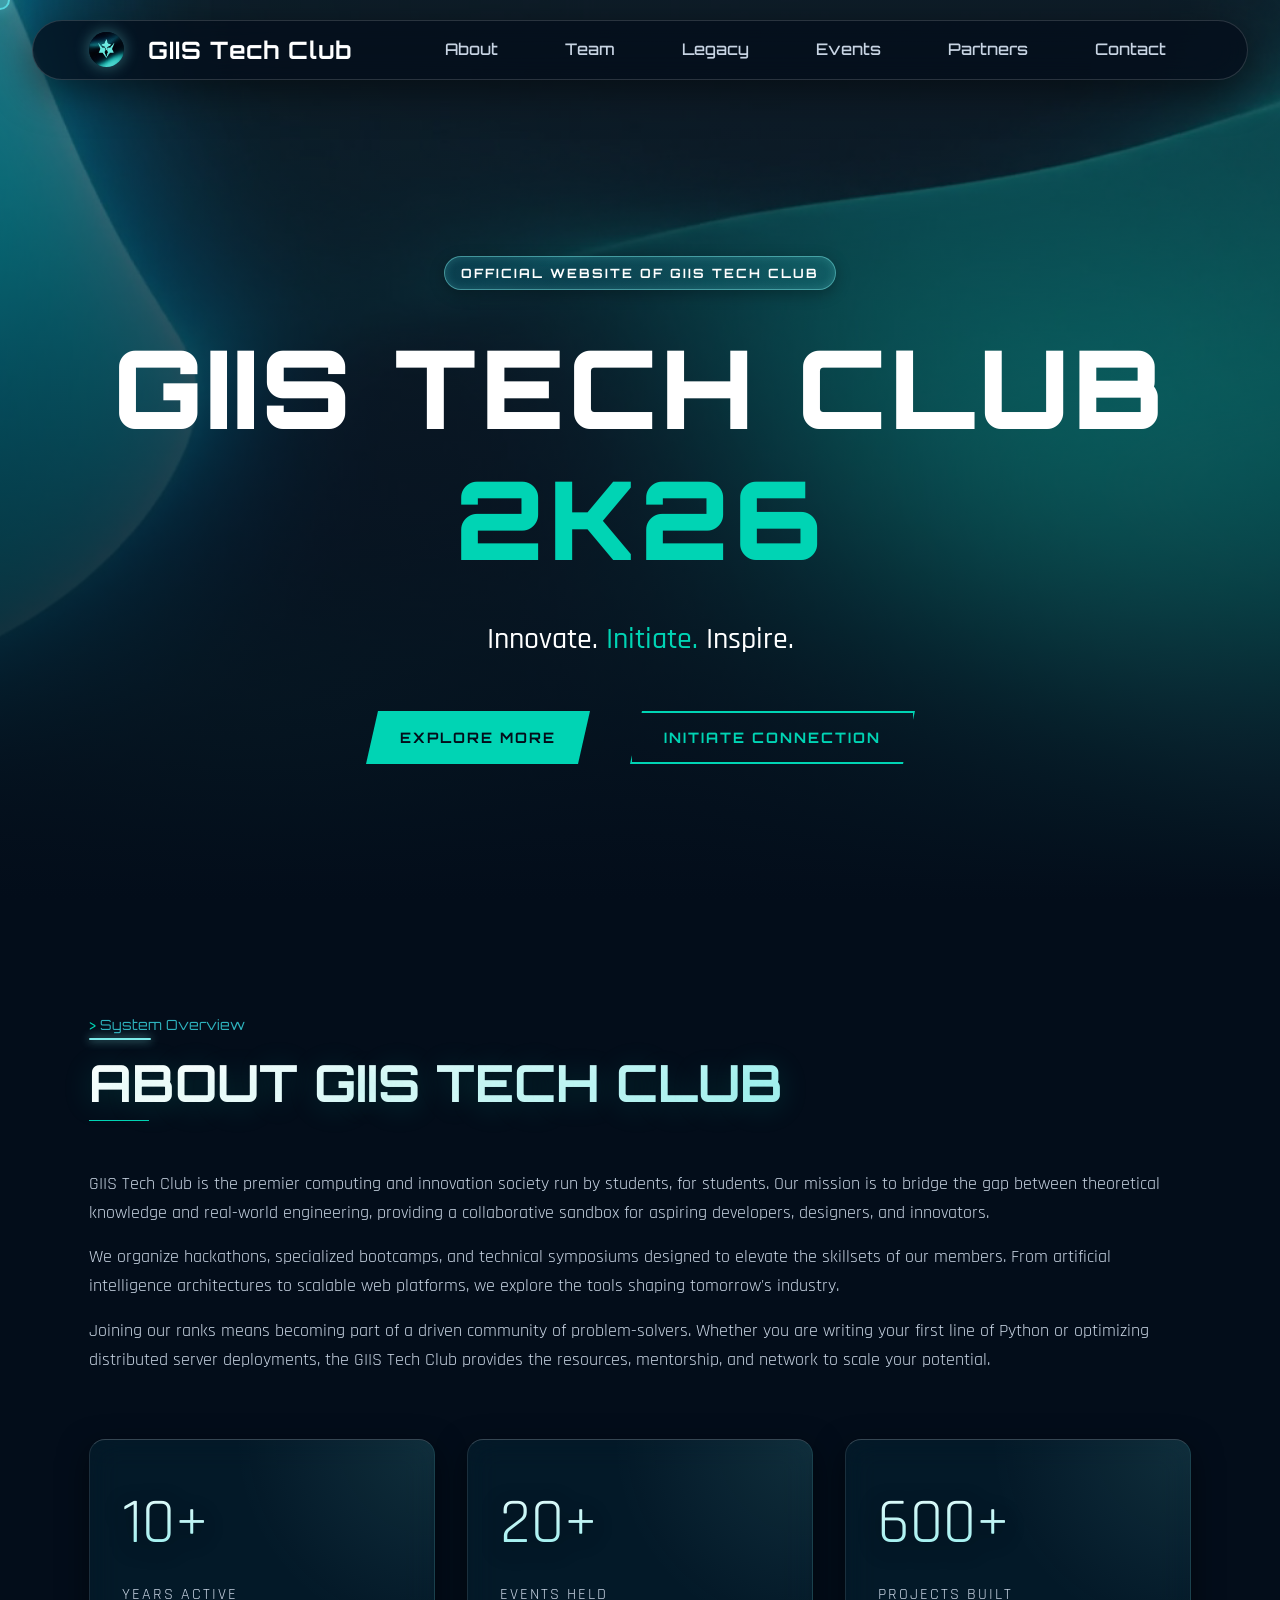
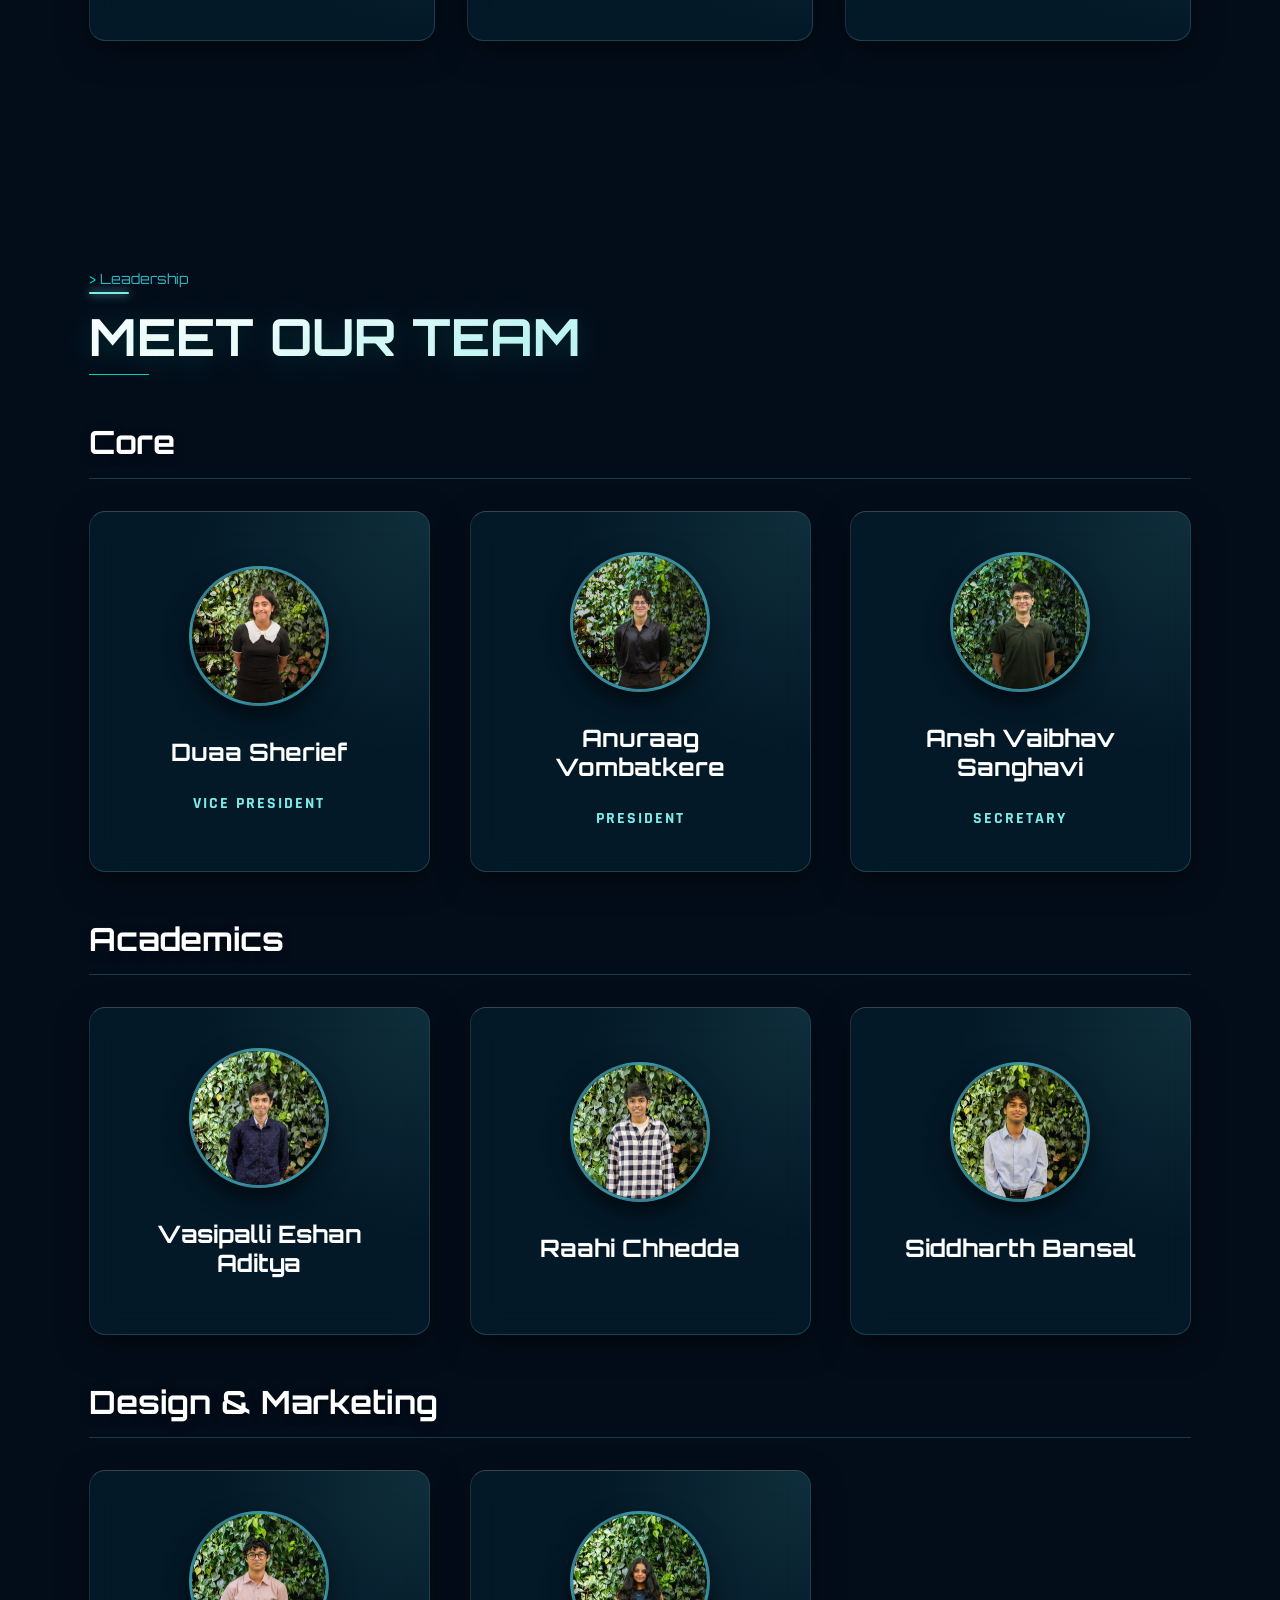
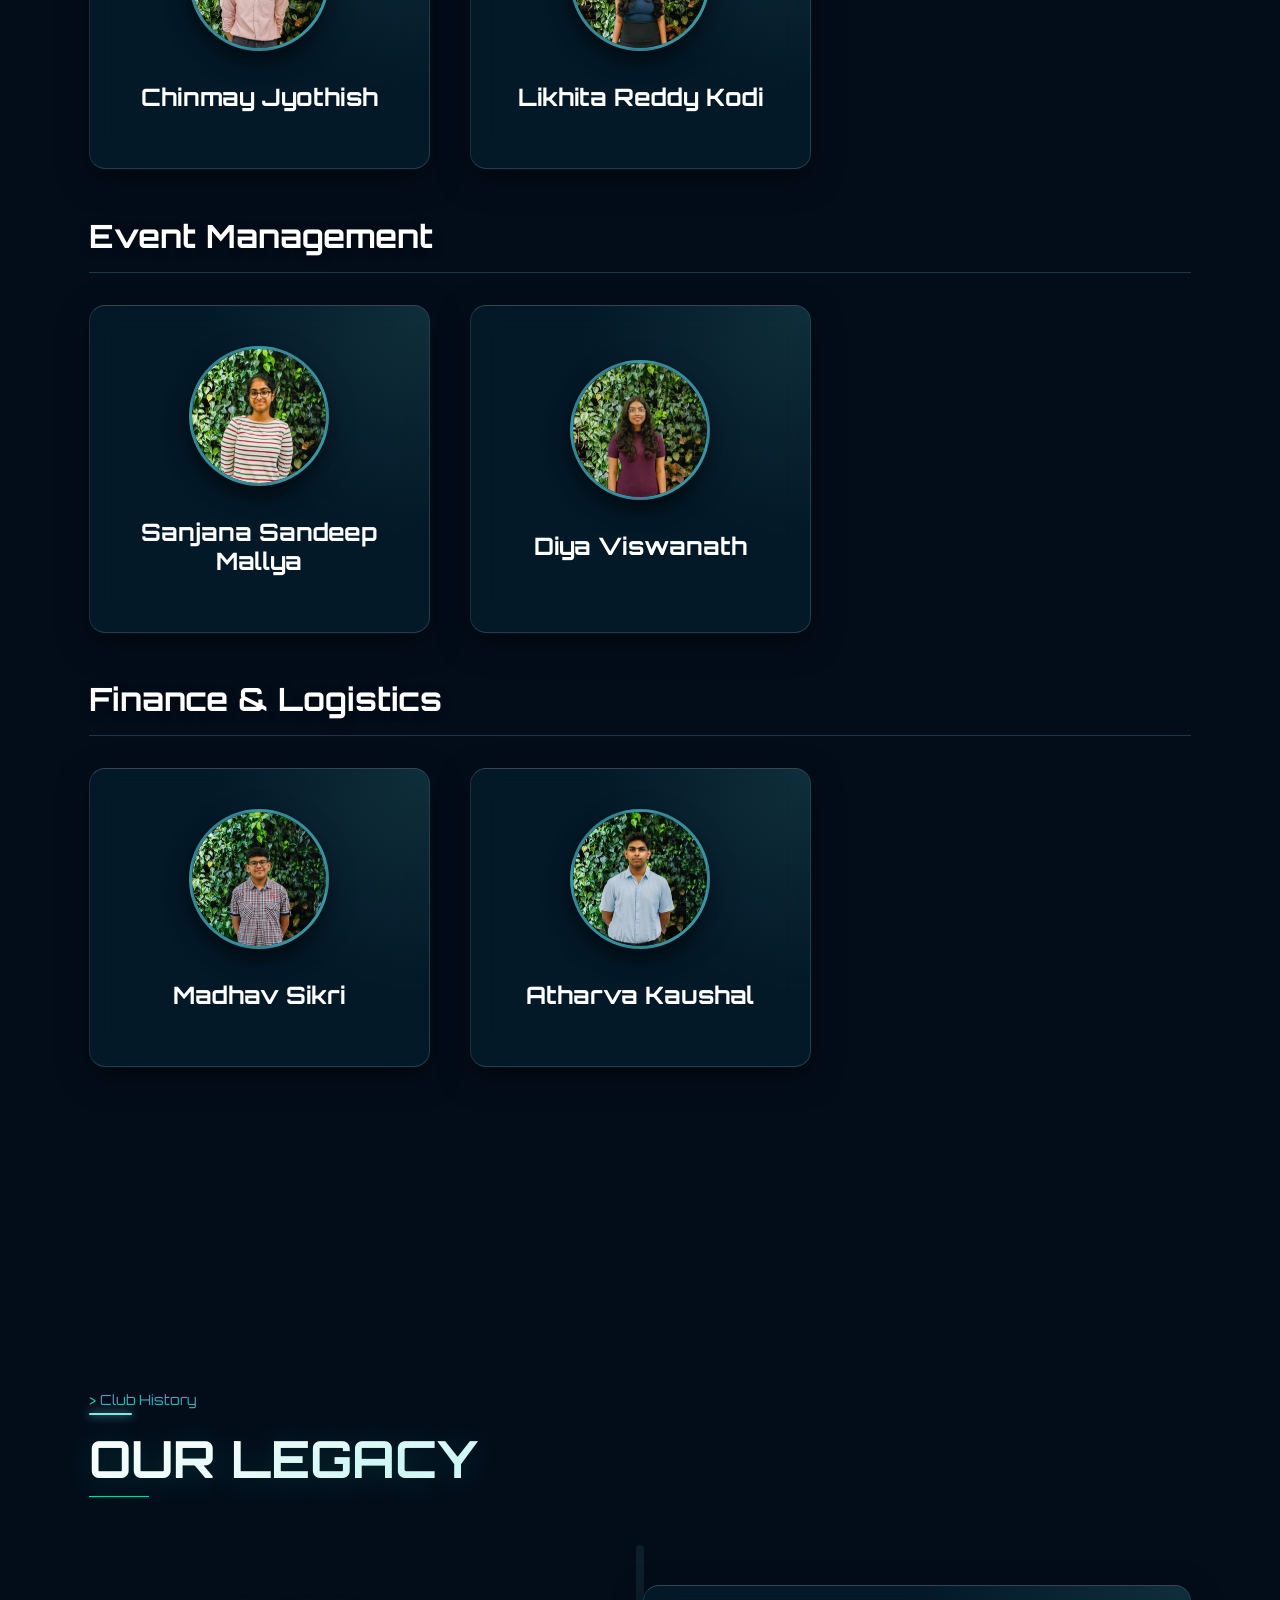
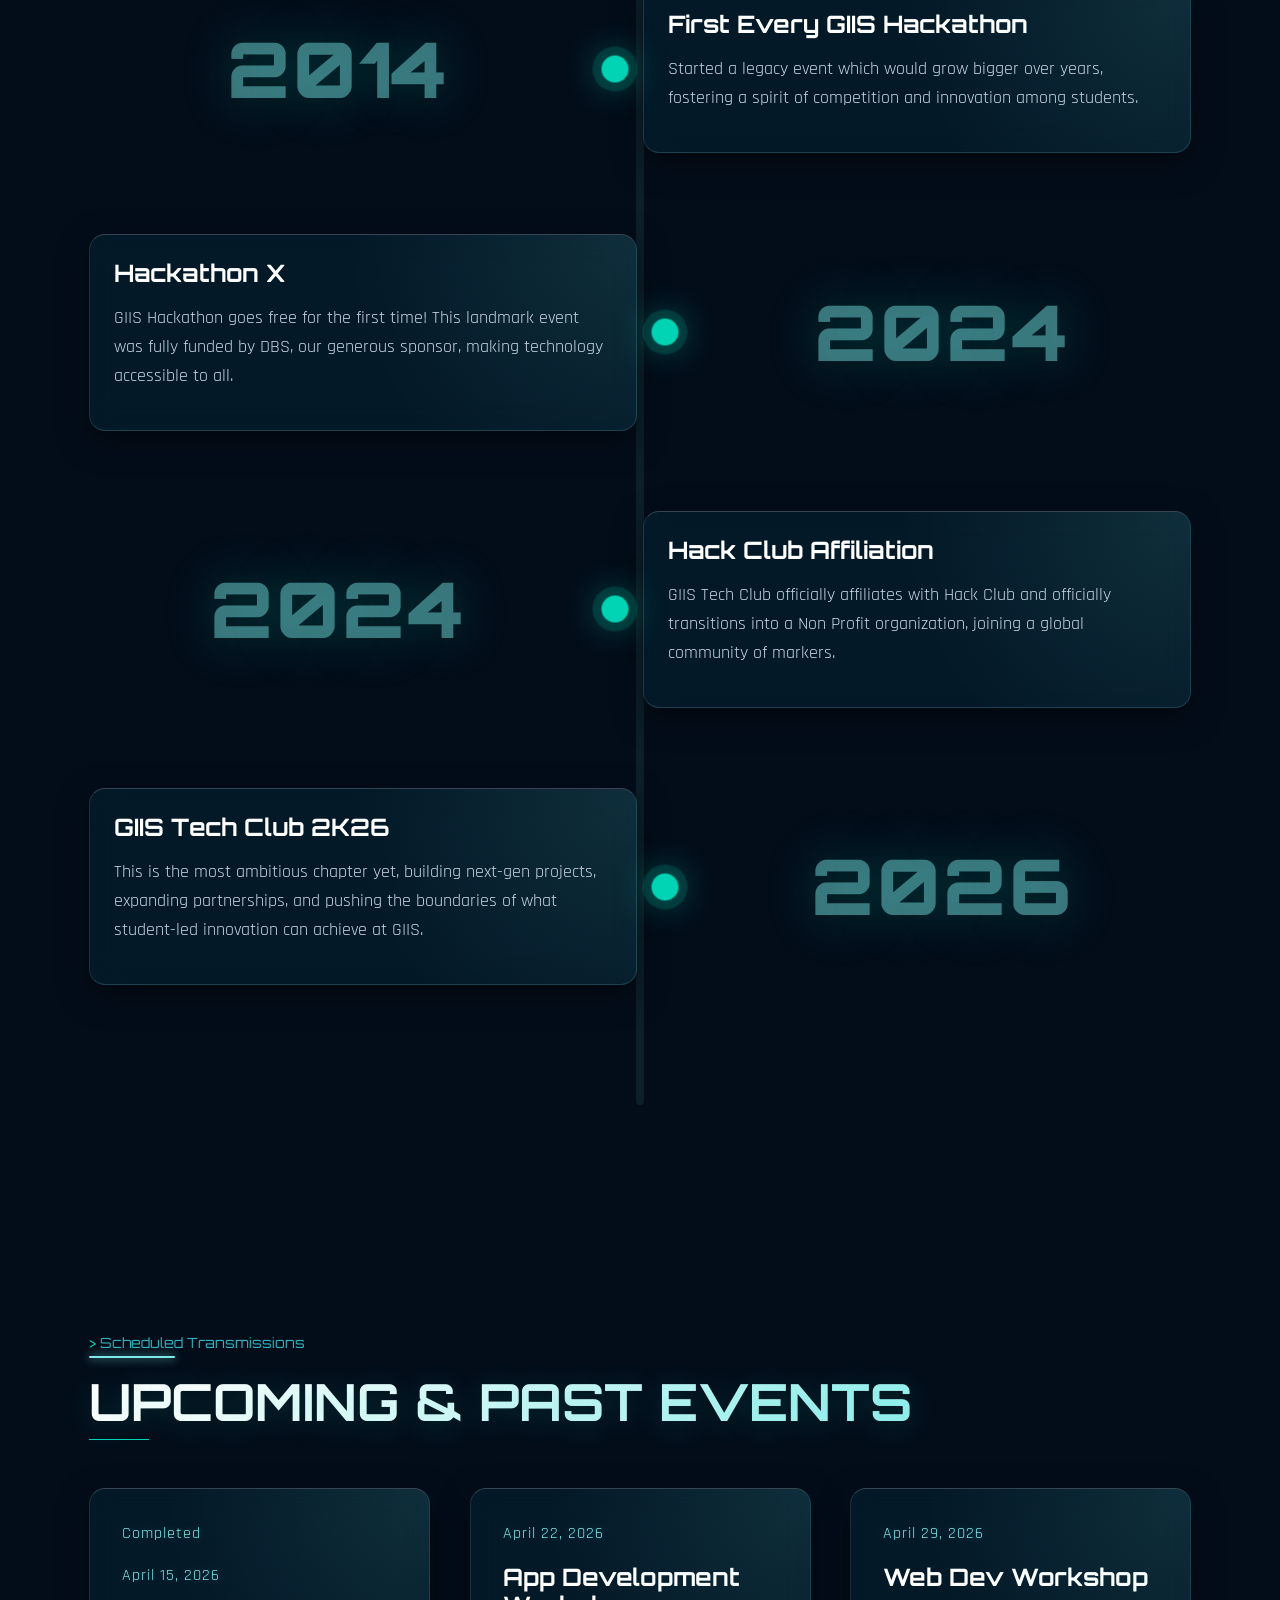
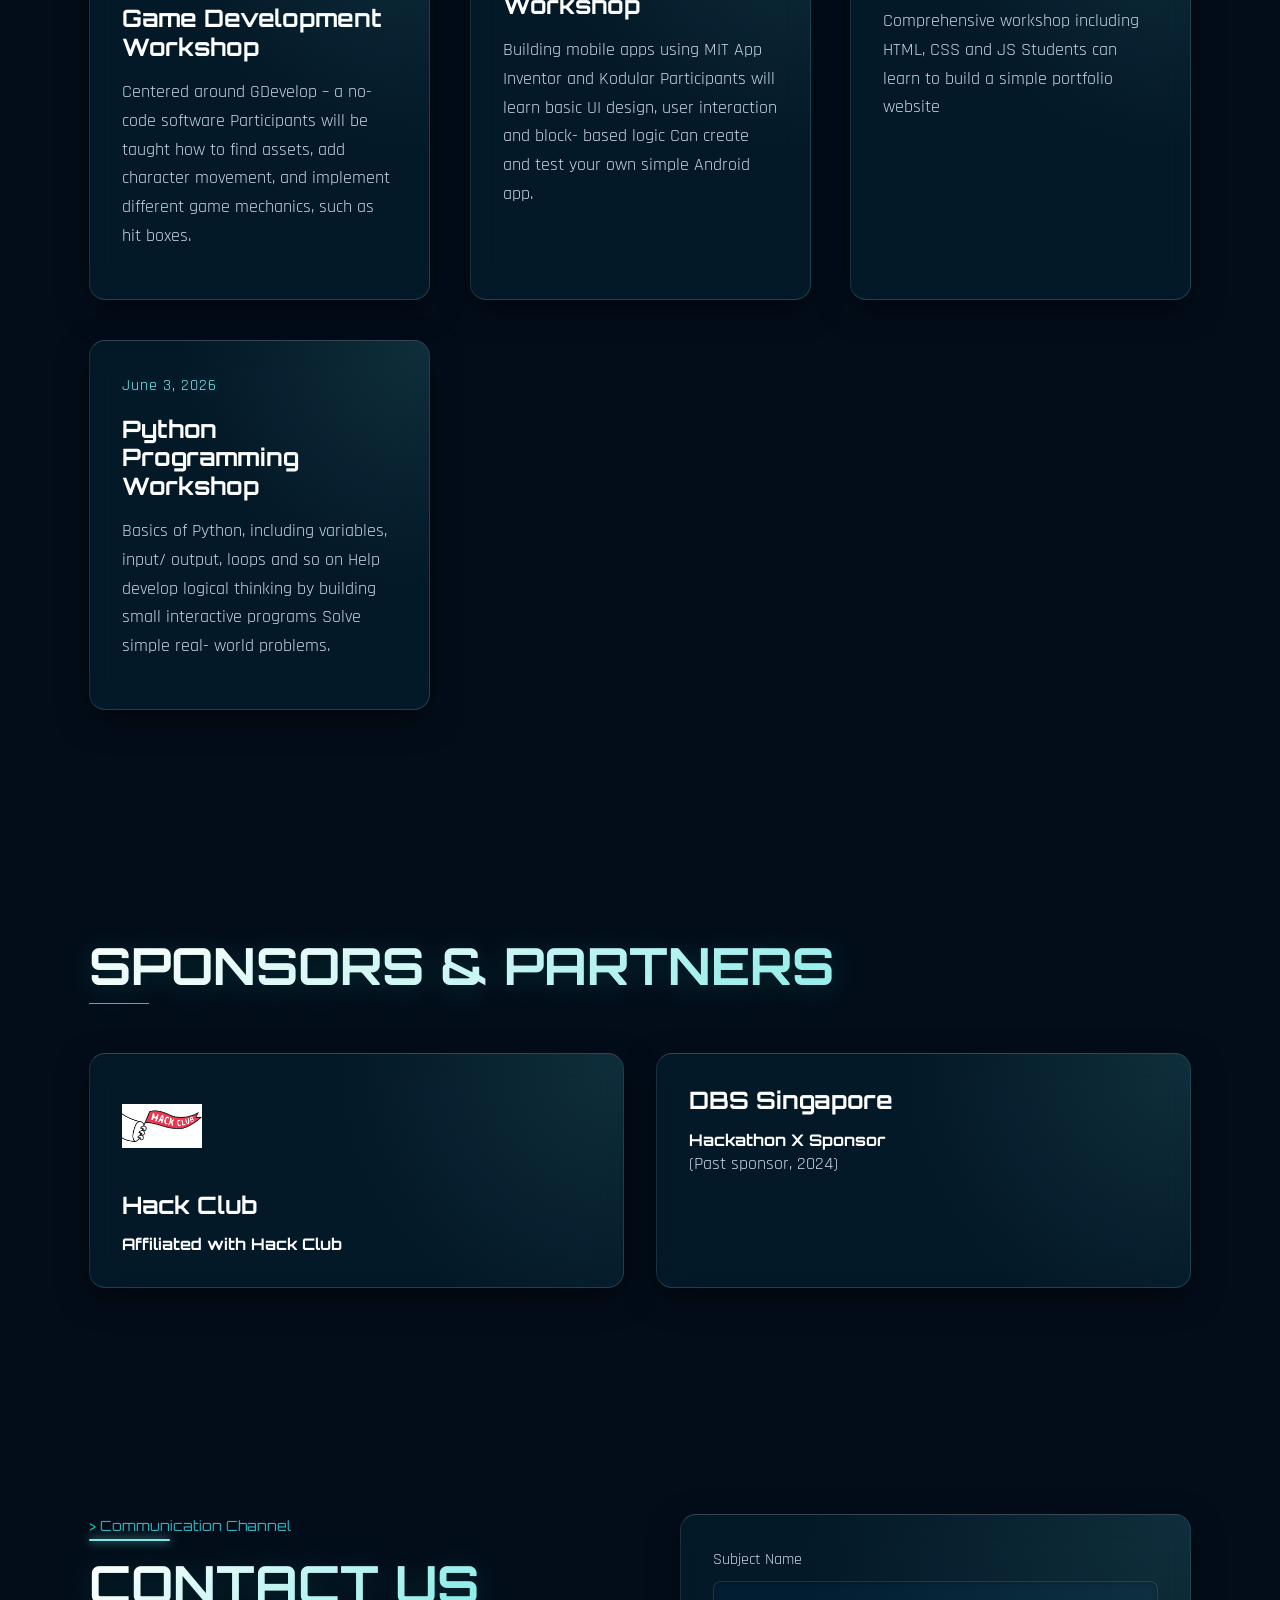
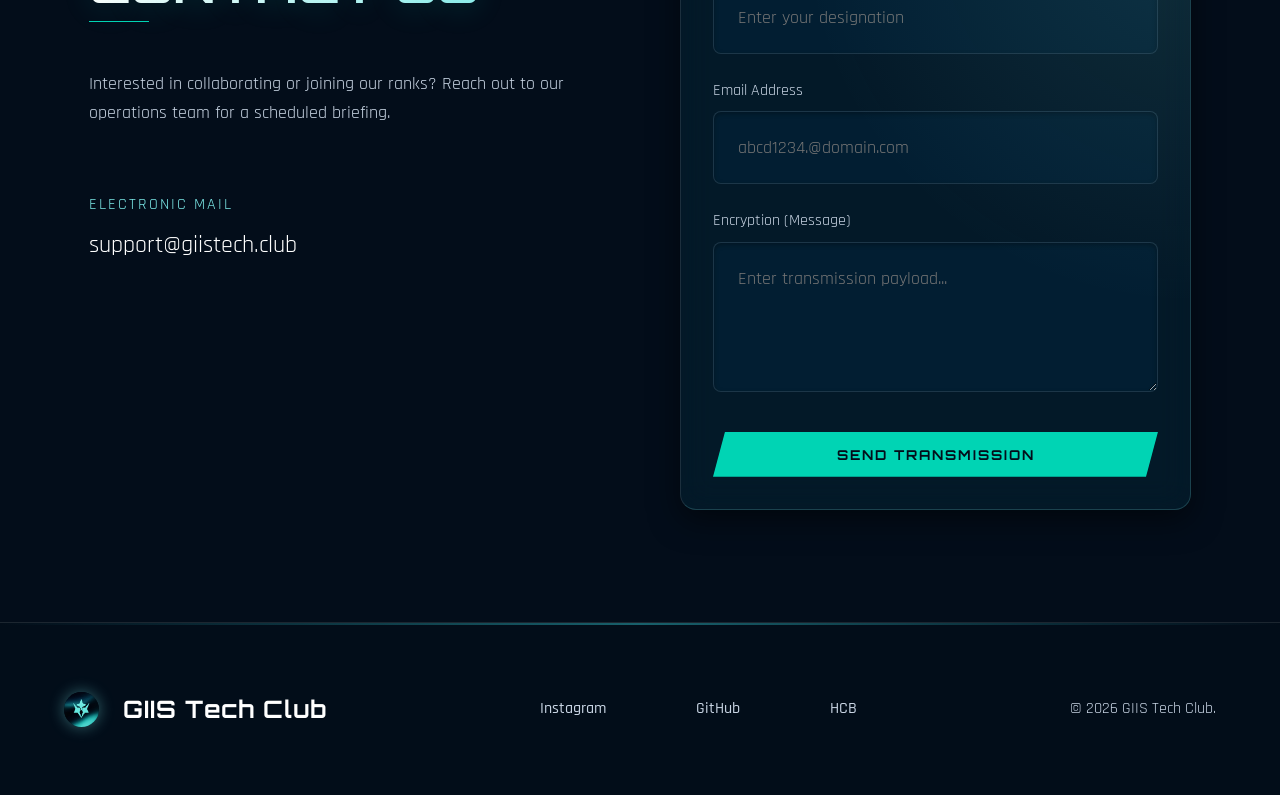
<file: index.html>
<!DOCTYPE html>
<html lang="en">

<head>
  <meta charset="UTF-8">
  <meta name="viewport" content="width=device-width, initial-scale=1.0">
  <title>GIIS Tech Club 2K26</title>
  <link rel="preconnect" href="https://fonts.googleapis.com">
  <link rel="preconnect" href="https://fonts.gstatic.com" crossorigin>
  <link
    href="https://fonts.googleapis.com/css2?family=Orbitron:wght@400;700;900&family=Rajdhani:wght@400;600&display=swap"
    rel="stylesheet">
  <link rel="icon" type="image/jpeg" href="Theme%20and%20Brand%20Design/Club%20Theme/Tech%20Club%202k26%20Logo.jpeg">


  <style>
    /* CSS Variables & Theme */
    :root {
      /* Colors */
      --color-bg-base: #030d1a;
      --color-bg-alt: #04304C;
      --color-bg-panel: rgba(11, 98, 121, 0.15);
      --color-bg-nav: rgba(3, 13, 26, 0.85);

      --color-accent: #00d4b4;
      --color-accent-2: #2EB3BE;
      --color-accent-3: #7debea;
      --color-accent-dark: #0b6279;

      --color-text-main: #ffffff;
      --color-text-muted: #c8d4e3;

      --color-border: rgba(125, 235, 234, 0.2);
      --color-border-hover: rgba(46, 179, 190, 0.6);

      /* Typography */
      --font-body: 'Rajdhani', sans-serif;
      --font-heading: 'Orbitron', sans-serif;

      /* Spacing (8px grid system) */
      --space-1: 8px;
      --space-2: 16px;
      --space-3: 24px;
      --space-4: 32px;
      --space-5: 40px;
      --space-6: 48px;
      --space-8: 64px;
      --space-10: 80px;
      --space-12: 96px;
      --space-16: 128px;
    }

    /* Reset & Base */
    *,
    *::before,
    *::after {
      box-sizing: border-box;
      margin: 0;
      padding: 0;
    }

    html {
      scroll-behavior: smooth;
      scroll-snap-type: y proximity;
      scroll-padding-top: 100px;
    }

    body {
      font-family: var(--font-body);
      background-color: var(--color-bg-base);
      color: var(--color-text-main);
      line-height: 1.6;
      overflow-x: hidden;

      /* Updated Background */
      background-image: url('Theme and Brand Design/Club Theme/Tech Club grid gradient.png');
      background-size: 150vw 150vh;
      background-position: 50% 50%;
      background-attachment: fixed;

      cursor: none;
    }

    a,
    button,
    input,
    textarea {
      cursor: none;
    }

    /* Custom Pointer */
    .custom-cursor {
      position: fixed;
      top: 0;
      left: 0;
      width: 20px;
      height: 20px;
      border-radius: 50%;
      background-color: rgba(46, 179, 190, 0.4);
      border: 2px solid var(--color-accent-2);
      pointer-events: none;
      transform: translate(-50%, -50%);
      z-index: 10000;
      transition: width 0.2s, height 0.2s, background-color 0.2s, box-shadow 0.2s;
      box-shadow: 0 0 15px rgba(46, 179, 190, 0.5);
      mix-blend-mode: screen;
    }

    .custom-cursor.hover {
      width: 45px;
      height: 45px;
      background-color: transparent;
      box-shadow: 0 0 25px rgba(125, 235, 234, 0.8), inset 0 0 10px rgba(46, 179, 190, 0.5);
      border-width: 1px;
      border-color: var(--color-accent-3);
    }

    /* Accessibility: Reduced Motion */
    @media (prefers-reduced-motion: reduce) {
      html {
        scroll-behavior: auto;
      }

      *,
      *::before,
      *::after {
        animation-duration: 0.01ms !important;
        animation-iteration-count: 1 !important;
        transition-duration: 0.01ms !important;
        scroll-behavior: auto !important;
      }

      .custom-cursor {
        display: none;
      }

      body,
      a,
      button,
      input,
      textarea {
        cursor: auto;
      }
    }

    /* Glitch Animation */
    @keyframes glitch {

      0%,
      100% {
        clip-path: none;
        transform: none;
      }

      20% {
        clip-path: polygon(0 15%, 100% 15%, 100% 30%, 0 30%);
        transform: translateX(-4px);
      }

      40% {
        clip-path: polygon(0 60%, 100% 60%, 100% 75%, 0 75%);
        transform: translateX(4px);
      }

      60% {
        clip-path: none;
        transform: none;
      }
    }

    /* Scroll Reveal Animations */
    .reveal {
      opacity: 0;
      transform: translateY(40px);
      transition: opacity 0.8s cubic-bezier(0.25, 0.8, 0.25, 1),
        transform 0.8s cubic-bezier(0.25, 0.8, 0.25, 1);
    }

    .reveal.visible {
      opacity: 1;
      transform: none;
    }

    /* Typography */
    h1,
    h2,
    h3,
    h4 {
      font-family: var(--font-heading);
      font-weight: 700;
      line-height: 1.2;
    }

    h2 {
      font-size: clamp(2rem, 4vw, 3.5rem);
      margin-bottom: var(--space-6);
      letter-spacing: 2px;
      text-transform: uppercase;
      position: relative;
      padding-bottom: var(--space-1);
    }

    h2::after {
      content: '';
      position: absolute;
      bottom: 0;
      left: 0;
      width: 0;
      height: 1px;
      background: var(--color-accent);
      transition: width 0.6s cubic-bezier(0.25, 0.8, 0.25, 1);
    }

    h2.underline-visible::after {
      width: 60px;
    }

    .gradient-text {
      background: linear-gradient(135deg, #ffffff 10%, var(--color-accent-3) 90%);
      -webkit-background-clip: text;
      -webkit-text-fill-color: transparent;
      text-shadow: 0 4px 30px rgba(0, 212, 180, 0.2);
    }

    h3 {
      font-size: 1.5rem;
      margin-bottom: var(--space-2);
    }

    p {
      color: var(--color-text-muted);
      margin-bottom: var(--space-2);
      font-size: 1.125rem;
    }

    a {
      text-decoration: none;
      color: inherit;
    }

    /* Utility Classes */
    .container {
      width: 100%;
      max-width: 1200px;
      margin: 0 auto;
      padding: 0 var(--space-3);
    }

    .section {
      padding: var(--space-6) 0;
      position: relative;
      scroll-snap-align: start;
    }

    /* Seamless -> Pop up section */
    .section .container,
    .hero-content {
      padding: var(--space-8) var(--space-6);
      border-radius: 30px;
      border: 1px solid transparent;
      transition: all 0.5s cubic-bezier(0.25, 0.8, 0.25, 1);
    }

    .section .container:hover {
      background: rgba(4, 48, 76, 0.5);
      /* Dark Blue */
      border-color: rgba(125, 235, 234, 0.6);
      /* border shine */
      box-shadow: 0 15px 50px rgba(0, 0, 0, 0.6), inset 0 0 25px rgba(125, 235, 234, 0.15);
      transform: translateY(-8px) scale(1.01);
    }

    .hero-content:hover {
      transform: none;
      background: transparent;
      border-color: transparent;
      box-shadow: none;
    }

    .section-label {
      font-family: var(--font-heading);
      font-size: 0.875rem;
      text-transform: capitalize;
      letter-spacing: 3px;
      color: var(--color-accent-2);
      margin-bottom: var(--space-2);
      display: inline-block;
      position: relative;
    }

    .section-label::before {
      content: '> ';
      color: var(--color-accent);
    }

    .section-label::after {
      content: '';
      position: absolute;
      bottom: -4px;
      left: 0;
      width: 40%;
      height: 2px;
      background: var(--color-accent-3);
      box-shadow: 0 0 10px var(--color-accent-3);
      border-radius: 2px;
      transition: width 0.3s ease;
    }

    .section:hover .section-label::after {
      width: 100%;
    }

    /* Buttons — Cyberpunk Clip-Path */
    .btn {
      display: inline-flex;
      align-items: center;
      justify-content: center;
      font-family: var(--font-heading);
      font-size: 0.85rem;
      font-weight: 700;
      letter-spacing: 2px;
      text-transform: uppercase;
      padding: 14px 32px;
      position: relative;
      border: none;
      background: transparent;
      cursor: none;
      clip-path: polygon(12px 0%, 100% 0%, calc(100% - 12px) 100%, 0% 100%);
      transition: all 0.3s ease;
    }

    .btn-primary {
      background: var(--color-accent);
      color: var(--color-bg-base);
    }

    .btn-primary:hover {
      background: var(--color-accent-3);
      box-shadow: 0 0 30px rgba(0, 212, 180, 0.7);
      transform: translateY(-3px);
    }

    .btn-outline {
      background: transparent;
      color: var(--color-accent);
      outline: 2px solid var(--color-accent);
      outline-offset: -2px;
    }

    .btn-outline:hover {
      background: rgba(0, 212, 180, 0.1);
      box-shadow: 0 0 20px rgba(0, 212, 180, 0.4);
      transform: translateY(-3px);
    }

    .btn-full {
      width: 100%;
    }

    /* Cards */
    .card {
      background: var(--color-bg-panel);
      border: 1px solid var(--color-border);
      border-top: 1px solid rgba(255, 255, 255, 0.2);
      border-left: 1px solid rgba(255, 255, 255, 0.1);
      border-radius: 16px;
      padding: var(--space-4);
      transition: all 0.5s cubic-bezier(0.25, 0.8, 0.25, 1);
      backdrop-filter: blur(15px);
      -webkit-backdrop-filter: blur(15px);
      box-shadow: 0 10px 30px rgba(0, 0, 0, 0.5);
      position: relative;
      overflow: hidden;
    }

    .card::before {
      content: '';
      position: absolute;
      top: 0;
      left: 0;
      width: 100%;
      height: 100%;
      background: radial-gradient(circle at top right, rgba(125, 235, 234, 0.1), transparent 50%);
      pointer-events: none;
    }

    .card:hover {
      transform: translateY(-12px) scale(1.05) perspective(1000px) rotateX(2deg) rotateY(2deg);
      border-color: rgba(125, 235, 234, 0.8);
      /* border shine on element interact */
      box-shadow: 0 25px 50px rgba(0, 0, 0, 0.7), 0 0 30px rgba(11, 98, 121, 0.8);
      z-index: 10;
    }

    /* Dynamic Island Navbar */
    .navbar {
      position: fixed;
      top: 20px;
      left: 50%;
      transform: translateX(-50%);
      width: 95%;
      max-width: 1400px;
      height: 60px;
      display: flex;
      align-items: center;
      background: rgba(3, 13, 26, 0.75);
      backdrop-filter: blur(25px);
      border: 1px solid rgba(255, 255, 255, 0.15);
      border-radius: 30px;
      /* rounded edges dynamic island */
      z-index: 1000;
      transition: transform 0.4s cubic-bezier(0.25, 0.8, 0.25, 1), box-shadow 0.4s ease;
      box-shadow: 0 10px 40px rgba(0, 0, 0, 0.5);
      padding: 0 var(--space-4);
      /* inner padding */
    }

    .navbar.hidden {
      transform: translate(-50%, -150%);
    }

    .nav-container {
      display: flex;
      justify-content: space-between;
      align-items: center;
      width: 100%;
    }

    .nav-logo {
      display: flex;
      align-items: center;
      gap: var(--space-3);
      transition: transform 0.3s ease;
      margin-left: 0;
      /* far left */
    }

    .nav-logo:hover {
      transform: scale(1.05);
    }

    .nav-logo img {
      height: 35px;
      width: 35px;
      object-fit: contain;
      border-radius: 50%;
      box-shadow: 0 0 15px rgba(125, 235, 234, 0.4);
    }

    .nav-logo span {
      font-family: var(--font-heading);
      color: #ffffff;
      font-weight: 700;
      font-size: 1.5rem;
      letter-spacing: 1px;
    }

    .nav-links {
      font-family: 'Orbitron', sans-serif;
      display: flex;
      justify-content: space-between;
      /* equally spaced */
      align-items: center;
      width: 70%;
      /* last 1/3rd */
      list-style: none;
    }

    .nav-links a {
      font-size: 1rem;
      font-weight: 500;
      color: var(--color-text-muted);
      position: relative;
      padding: var(--space-1) var(--space-3);
      transition: all 0.3s cubic-bezier(0.25, 0.8, 0.25, 1);
      border-radius: 20px;
      border: 1px solid transparent;
    }

    /* Pop up button effect */
    .nav-links a:hover {
      color: var(--color-text-main);
      background: rgba(11, 98, 121, 0.6);
      border-color: rgba(125, 235, 234, 0.6);
      transform: scale(1.15) translateY(-2px);
      box-shadow: 0 8px 25px rgba(0, 0, 0, 0.6), inset 0 0 15px rgba(125, 235, 234, 0.3);
    }

    .mobile-menu-btn {
      display: none;
      background: none;
      border: none;
      color: var(--color-text-main);
      font-size: 2rem;
    }

    /* Hero Section */
    .hero {
      position: relative;
      min-height: 100vh;
      display: flex;
      align-items: center;
      justify-content: center;
      overflow: hidden;
      padding-top: 120px;
      scroll-snap-align: start;
    }

    .hero-content {
      position: relative;
      z-index: 1;
      max-width: 1200px;
      display: flex;
      flex-direction: column;
      align-items: center;
      text-align: center;
    }



    /* Premium White Heading — Glitch Effect */
    h1.hero-heading-white {
      font-size: clamp(3.75rem, 8.5vw, 7.5rem);
      font-weight: 900;
      margin-bottom: var(--space-4);
      letter-spacing: 4px;
      text-transform: uppercase;
      color: #ffffff;
      animation: glitch 1.2s ease-out 0.5s 1;
      will-change: clip-path, transform;
    }

    .tag-pill {
      display: inline-block;
      padding: 6px 16px;
      border: 1px solid rgba(125, 235, 234, 0.5);
      border-radius: 30px;
      font-family: var(--font-heading);
      font-size: 0.8rem;
      font-weight: 700;
      letter-spacing: 2px;
      color: var(--color-text-main);
      background: linear-gradient(90deg, rgba(11, 98, 121, 0.4), rgba(46, 179, 190, 0.2));
      box-shadow: 0 4px 15px rgba(0, 0, 0, 0.3), inset 0 0 10px rgba(125, 235, 234, 0.2);
      margin-bottom: var(--space-4);
      text-transform: uppercase;
      backdrop-filter: blur(5px);
      transition: transform 0.3s;
    }

    .tag-pill:hover {
      transform: translateY(-2px) scale(1.05);
    }

    .hero p.subtext {
      font-size: clamp(1.35rem, 2.75vw, 1.85rem);
      color: #ffffff;
      margin-bottom: var(--space-6);
      font-weight: 500;
    }

    .hero-buttons {
      display: flex;
      justify-content: center;
      gap: var(--space-5);
      flex-wrap: wrap;
    }

    .hero-buttons .btn {
      font-size: 0.9rem;
      padding: 15px 34px;
    }

    /* Stats Grid */
    .stats-grid {
      display: grid;
      grid-template-columns: repeat(auto-fit, minmax(200px, 1fr));
      gap: var(--space-4);
      margin-top: var(--space-8);
    }

    .stat-number {
      font-size: 4rem;
      background: linear-gradient(to bottom, #ffffff, var(--color-accent-3));
      -webkit-background-clip: text;
      -webkit-text-fill-color: transparent;
      margin-bottom: var(--space-1);
      filter: drop-shadow(0 5px 10px rgba(0, 0, 0, 0.5));
    }

    .stat-label {
      font-size: 1rem;
      text-transform: uppercase;
      letter-spacing: 2px;
      color: var(--color-text-muted);
    }

    /* Team Grid */
    .team-subheading {
      width: 100%;
      font-size: 2rem;
      margin-top: var(--space-6);
      margin-bottom: var(--space-4);
      color: var(--color-text-main);
      border-bottom: 1px solid var(--color-border);
      padding-bottom: var(--space-2);
      text-shadow: 0 2px 10px rgba(0, 0, 0, 0.5);
    }

    .team-grid {
      display: grid;
      grid-template-columns: repeat(1, 1fr);
      gap: var(--space-5);
    }

    @media (min-width: 768px) {
      .team-grid {
        grid-template-columns: repeat(2, 1fr);
      }
    }

    @media (min-width: 1024px) {
      .team-grid {
        grid-template-columns: repeat(3, 1fr);
      }
    }

    .team-card {
      text-align: center;
      padding: var(--space-5);
      display: flex;
      flex-direction: column;
      align-items: center;
      justify-content: center;
    }

    .team-img-placeholder {
      width: 140px;
      height: 140px;
      margin: 0 auto var(--space-4);
      border-radius: 50%;
      background: linear-gradient(135deg, var(--color-bg-alt), var(--color-accent-dark));
      border: 3px solid rgba(125, 235, 234, 0.4);
      display: flex;
      align-items: center;
      justify-content: center;
      font-size: 3rem;
      color: rgba(255, 255, 255, 0.2);
      box-shadow: 0 10px 25px rgba(0, 0, 0, 0.6), inset 0 0 20px rgba(0, 0, 0, 0.5);
      transition: all 0.4s ease;
      overflow: hidden;
    }

    .team-img-placeholder img {
      width: 100%;
      height: 100%;
      object-fit: cover;
      object-position: center top;
      border-radius: 50%;
      transition: transform 0.4s ease;
    }

    .team-card:hover .team-img-placeholder {
      border-color: var(--color-accent-3);
      box-shadow: 0 15px 35px rgba(0, 0, 0, 0.8), inset 0 0 20px rgba(125, 235, 234, 0.2);
      transform: scale(1.05) rotate(5deg);
    }

    .team-card:hover .team-img-placeholder img {
      transform: scale(1.1);
    }



    .team-role {
      font-size: 1rem;
      color: var(--color-accent-3);
      text-transform: uppercase;
      letter-spacing: 2px;
      margin-top: var(--space-1);
      font-weight: bold;
    }

    /* Events */
    .events-grid {
      display: grid;
      grid-template-columns: repeat(auto-fit, minmax(320px, 1fr));
      gap: var(--space-5);
      align-items: stretch;
    }

    .event-card {
      display: flex;
      flex-direction: column;
      height: 100%;
    }


    .event-date {
      color: var(--color-accent-3);
      font-size: 1rem;
      margin-bottom: var(--space-2);
      display: block;
      letter-spacing: 1px;
      text-shadow: 0 0 10px rgba(125, 235, 234, 0.3);
    }

    .event-badge {
      display: inline-block;
      padding: 6px 12px;
      font-size: 0.875rem;
      border-radius: 20px;
      background: rgba(255, 255, 255, 0.05);
      border: 1px solid rgba(255, 255, 255, 0.1);
      color: var(--color-text-muted);
      margin-bottom: var(--space-3);
      text-transform: uppercase;
      letter-spacing: 1px;
    }

    /* Partners */
    .partners-grid {
      display: grid;
      grid-template-columns: repeat(auto-fit, minmax(220px, 1fr));
      gap: var(--space-4);
    }

    .partner-logo-ph {
      width: 80px;
      height: 80px;
      margin: 0 auto var(--space-3);
      background: linear-gradient(135deg, rgba(255, 255, 255, 0.05), rgba(255, 255, 255, 0.01));
      border: 1px solid rgba(255, 255, 255, 0.1);
      border-radius: 16px;
      display: flex;
      align-items: center;
      justify-content: center;
      font-size: 2rem;
      color: var(--color-text-muted);
      transition: all 0.3s;
    }

    .partner-card:hover .partner-logo-ph {
      background: rgba(125, 235, 234, 0.1);
      border-color: var(--color-accent-3);
      color: var(--color-text-main);
      transform: scale(1.1) rotate(-5deg);
      box-shadow: 0 0 20px rgba(125, 235, 234, 0.3);
    }

    /* Contact */
    .contact-wrapper {
      display: grid;
      grid-template-columns: 1fr 1fr;
      gap: var(--space-10);
    }

    .contact-label {
      font-size: 1rem;
      color: var(--color-accent-3);
      text-transform: uppercase;
      letter-spacing: 2px;
      margin-bottom: var(--space-1);
    }

    .contact-value {
      font-size: 1.5rem;
      color: var(--color-text-main);
      margin-bottom: var(--space-6);
      display: block;
      transition: color 0.3s;
    }

    .contact-value:hover {
      color: var(--color-accent-2);
      text-shadow: 0 0 10px rgba(46, 179, 190, 0.5);
    }

    .form-group {
      display: flex;
      flex-direction: column;
      margin-bottom: var(--space-3);
    }

    .form-group label {
      font-size: 1rem;
      margin-bottom: var(--space-1);
      color: var(--color-text-muted);
    }

    .form-control {
      background: rgba(4, 48, 76, 0.3);
      border: 1px solid rgba(255, 255, 255, 0.1);
      border-radius: 8px;
      padding: var(--space-3);
      color: var(--color-text-main);
      font-family: var(--font-body);
      font-size: 1.125rem;
      transition: all 0.3s cubic-bezier(0.25, 0.8, 0.25, 1);
      box-shadow: inset 0 2px 5px rgba(0, 0, 0, 0.3);
    }

    .form-control:focus {
      outline: none;
      border-color: var(--color-accent-3);
      background: rgba(11, 98, 121, 0.4);
      box-shadow: 0 0 15px rgba(125, 235, 234, 0.3), inset 0 2px 5px rgba(0, 0, 0, 0.4);
      transform: scale(1.02);
    }

    textarea.form-control {
      resize: vertical;
      min-height: 150px;
    }

    /* Footer */
    .footer {
      background: rgba(3, 13, 26, 0.95);
      border-top: 1px solid rgba(255, 255, 255, 0.1);
      padding: var(--space-8) 0;
      position: relative;
      scroll-snap-align: start;
    }

    .footer::before {
      content: '';
      position: absolute;
      top: 0;
      left: 0;
      width: 100%;
      height: 2px;
      background: linear-gradient(90deg, transparent, var(--color-accent-2), transparent);
      opacity: 0.5;
    }

    .footer-content {
      display: flex;
      justify-content: space-between;
      align-items: center;
      flex-wrap: wrap;
      gap: var(--space-4);
    }

    .footer-brand {
      font-family: var(--font-heading);
      font-size: 1.5rem;
      font-weight: 700;
      letter-spacing: 3px;
      text-shadow: 0 0 10px rgba(255, 255, 255, 0.2);
    }

    .footer-links {
      display: flex;
      gap: var(--space-5);
    }

    .footer-links a {
      color: var(--color-text-muted);
      font-size: 1rem;
      font-weight: 500;
      padding: var(--space-1) var(--space-3);
      transition: all 0.3s cubic-bezier(0.25, 0.8, 0.25, 1);
      border-radius: 20px;
      border: 1px solid transparent;
    }

    .footer-links a:hover {
      color: var(--color-text-main);
      background: rgba(11, 98, 121, 0.6);
      border-color: rgba(125, 235, 234, 0.6);
      transform: scale(1.1) translateY(-2px);
      box-shadow: 0 8px 25px rgba(0, 0, 0, 0.6), inset 0 0 15px rgba(125, 235, 234, 0.3);
    }

    .footer-copy {
      font-size: 1rem;
      color: var(--color-text-muted);
    }

    /* Responsive adjustments */
    @media (max-width: 1024px) {
      .nav-links {
        width: auto;
        gap: var(--space-2);
      }
    }

    @media (max-width: 768px) {
      .navbar {
        width: 100%;
        top: 0;
        height: 64px;
        border-radius: 0;
        border: none;
        border-bottom: 1px solid var(--color-border);
      }

      .nav-container {
        width: 100% !important;
        max-width: 100% !important;
        height: 100%;
        margin: 0 !important;
        padding: 0 var(--space-3) !important;
        display: flex;
        align-items: center;
        justify-content: space-between;
      }

      .nav-logo {
        display: flex !important;
        align-items: center !important;
        gap: var(--space-2) !important;
        height: 100%;
      }

      .nav-logo img {
        height: 32px !important;
        width: 32px !important;
      }

      .nav-logo span {
        font-size: 1.1rem !important;
        white-space: nowrap !important;
      }

      .mobile-menu-btn {
        display: block;
        font-size: 1.75rem !important;
        padding: 0;
        margin: 0;
        line-height: 1;
      }

      .nav-links {
        display: none;
        position: absolute;
        top: 64px;
        left: 0;
        width: 100%;
        background: rgba(3, 13, 26, 0.98);
        backdrop-filter: blur(25px);
        flex-direction: column;
        padding: var(--space-4) 0;
        border-bottom: 1px solid var(--color-border);
        box-shadow: 0 15px 40px rgba(0, 0, 0, 0.9);
        gap: var(--space-2);
        align-items: center;
        z-index: 1001;
      }

      .nav-links.active {
        display: flex;
      }

      .nav-links li {
        width: 100%;
        text-align: center;
      }

      .nav-links a {
        font-size: 1.15rem !important;
        display: block;
        padding: var(--space-2);
        color: #ffffff !important;
        letter-spacing: 1px;
      }

      .mobile-only-join {
        display: block !important;
        margin-top: var(--space-2);
        max-width: 200px;
        margin-left: auto;
        margin-right: auto;
      }

      /* HIDE CUSTOM POINTER ON MOBILE */
      .custom-cursor {
        display: none !important;
      }

      body,
      a,
      button,
      input,
      textarea {
        cursor: auto !important;
      }

      .nav-join {
        display: none;
      }

      /* Footer Mobile Cleanup */
      .footer-brand {
        display: flex !important;
        align-items: center !important;
        justify-content: center !important;
        gap: var(--space-3) !important;
        margin-bottom: var(--space-4) !important;
      }

      .footer-links {
        display: flex !important;
        flex-direction: row !important;
        justify-content: center !important;
        gap: var(--space-4) !important;
        width: 100% !important;
        margin-bottom: var(--space-4) !important;
      }

      .footer-links a {
        font-size: 0.9rem !important;
        padding: 0 !important;
        background: none !important;
        border: none !important;
        box-shadow: none !important;
        transform: none !important;
      }

      .footer-copy {
        font-size: 0.85rem !important;
      }

      /* GLOBAL MOBILE CONTAINER FIX */
      .container,
      .section .container {
        width: 100% !important;
        max-width: 100% !important;
        margin: 0 !important;
        padding: var(--space-6) var(--space-3) !important;
      }

      /* Hero Mobile Scaling and Centering */
      .hero-content {
        width: 100% !important;
        max-width: 100% !important;
        padding: var(--space-12) var(--space-3) var(--space-8) !important;
        display: flex;
        flex-direction: column;
        align-items: center;
        text-align: center;
        margin: 0 !important;
      }

      .tag-pill {
        font-size: 0.65rem !important;
        padding: 4px 10px !important;
        white-space: nowrap !important;
        margin-bottom: var(--space-4) !important;
      }

      h1.hero-heading-white {
        font-size: min(15vw, 4rem) !important;
        line-height: 0.95 !important;
        width: 100%;
        margin-bottom: var(--space-4) !important;
        letter-spacing: -1px !important;
      }

      h1.hero-heading-white span {
        display: inline-block !important;
        margin-top: 0 !important;
        white-space: normal !important;
      }

      .hero p.subtext {
        font-size: 0.9rem !important;
        margin-bottom: var(--space-6) !important;
        width: 100%;
      }

      .hero-buttons {
        display: flex;
        flex-direction: column;
        align-items: center;
        width: 100%;
        gap: var(--space-3);
      }

      .hero-buttons .btn {
        width: 100% !important;
        max-width: 260px !important;
        padding: 12px 20px !important;
        font-size: 0.85rem !important;
      }

      .hero-buttons .btn-outline {
        outline: 1px solid var(--color-accent) !important;
        box-shadow: none !important;
      }

      h2 {
        font-size: 1.8rem !important;
        text-align: center !important;
        width: 100%;
      }

      h2::after {
        left: 50% !important;
        transform: translateX(-50%) !important;
      }

      .section-label {
        text-align: center;
        display: block;
        margin: 0 auto var(--space-2) auto;
      }

      .footer-content {
        flex-direction: column;
        text-align: center;
        gap: var(--space-6);
        width: 100%;
      }

      .footer-brand {
        margin-bottom: var(--space-2);
      }

      .footer-links {
        justify-content: center;
        flex-wrap: wrap;
        width: 100%;
      }

      .contact-wrapper {
        grid-template-columns: 1fr;
        gap: var(--space-8);
      }

      .team-subheading {
        text-align: center;
      }
    }

    /* Part 3 — Scroll-Triggered Entrance Animation Classes */
    .will-animate {
      opacity: 0;
      transition-property: opacity, transform, letter-spacing;
      will-change: opacity, transform, letter-spacing;
    }

    .animated {
      opacity: 1 !important;
      transform: none !important;
      letter-spacing: inherit !important;
    }

    /* Part 4 — Hero Rise Keyframe */
    @keyframes heroRise {
      from {
        opacity: 0;
        transform: translateY(30px);
      }

      to {
        opacity: 1;
        transform: translateY(0);
      }
    }

    .hero-layer {
      opacity: 0;
      animation-fill-mode: forwards;
      will-change: transform, opacity;
    }

    .hero-layer:nth-child(1) {
      animation: heroRise 0.7s ease 0.2s forwards;
    }

    .hero-layer:nth-child(2) {
      animation: heroRise 0.8s ease 0.5s forwards;
    }

    .hero-layer:nth-child(3) {
      animation: heroRise 0.7s ease 0.9s forwards;
    }

    .hero-layer:nth-child(4) {
      animation: heroRise 0.6s cubic-bezier(0.22, 1, 0.36, 1) 1.2s forwards;
    }

    /* Respect reduced motion for hero animations */
    @media (prefers-reduced-motion: reduce) {
      .hero-layer {
        opacity: 1;
        animation: none;
      }

      .will-animate {
        opacity: 1;
        transition: none;
      }
    }

    /* Fix 1 — Legacy section spacing */
    #legacy {
      margin-top: 120px;
      position: relative;
      z-index: 1;
    }

    #legacy>.container {
      padding-top: 40px;
    }

    /* Part 5 — Timeline */
    .timeline {
      position: relative;
      padding: 40px 0;
    }

    .timeline-track {
      position: absolute;
      left: 50%;
      top: 0;
      bottom: 0;
      width: 8px;
      background: rgba(125, 235, 234, 0.08);
      transform: translateX(-50%);
      border-radius: 4px;
      z-index: 0;
    }

    .timeline-fill {
      position: absolute;
      left: 50%;
      top: 0;
      width: 8px;
      height: 0%;
      background: linear-gradient(to bottom, #00d4b4, #2eb3be);
      transform: translateX(-50%);
      border-radius: 4px;
      z-index: 1;
      transition: height 0.08s linear;
    }

    .timeline-item {
      display: flex;
      align-items: center;
      gap: var(--space-4);
      margin-bottom: var(--space-10);
      position: relative;
    }

    .timeline-item.tl-left {
      flex-direction: row;
    }

    .timeline-item.tl-right {
      flex-direction: row-reverse;
    }

    .timeline-year {
      flex: 1;
      font-family: var(--font-heading);
      font-size: clamp(2.8rem, 6vw, 5.5rem);
      font-weight: 900;
      color: rgba(255, 255, 255, 0.06);
      text-align: center;
      letter-spacing: 2px;
      transition: color 0.5s ease, text-shadow 0.5s ease;
      user-select: none;
    }

    .timeline-item.tl-active .timeline-year {
      color: rgba(125, 235, 234, 0.45);
      text-shadow: 0 0 50px rgba(0, 212, 180, 0.25);
    }

    .timeline-node {
      width: 18px;
      height: 18px;
      border-radius: 50%;
      background: var(--color-bg-base);
      border: 2px solid rgba(125, 235, 234, 0.25);
      flex-shrink: 0;
      position: relative;
      z-index: 2;
      margin: 0 -13px;
      transition: all 0.4s cubic-bezier(0.22, 1, 0.36, 1);
    }

    .timeline-item.tl-active .timeline-node {
      background: var(--color-accent);
      border-color: var(--color-accent);
      box-shadow: 0 0 0 6px rgba(0, 212, 180, 0.15), 0 0 25px rgba(0, 212, 180, 0.7);
      transform: scale(1.5);
    }

    .timeline-card {
      flex: 1;
      opacity: 0;
      transform: translateX(50px);
      transition: opacity 0.65s ease, transform 0.65s cubic-bezier(0.22, 1, 0.36, 1);
      padding: var(--space-3);
    }

    .timeline-item.tl-right .timeline-card {
      transform: translateX(-50px);
    }

    .timeline-item.tl-active .timeline-card {
      opacity: 1;
      transform: none;
    }

    @media (max-width: 768px) {

      .timeline-track,
      .timeline-fill {
        left: 24px;
        width: 8px;
      }

      .timeline-item.tl-left,
      .timeline-item.tl-right {
        flex-direction: column;
        align-items: flex-start;
        padding-left: 60px;
      }

      .timeline-year {
        font-size: 2.2rem;
        text-align: left;
        flex: none;
        margin-bottom: var(--space-1);
      }

      .timeline-node {
        position: absolute;
        left: 15px;
        top: 8px;
        margin: 0;
      }

      .timeline-card {
        transform: none !important;
        width: calc(100% - 20px);
        margin-left: 10px;
      }
    }

    /* Part 6 — Nav Active Link */
    .nav-links a.nav-active {
      color: var(--color-accent);
      background: rgba(0, 212, 180, 0.12);
      border: 1px solid rgba(0, 212, 180, 0.4);
      border-radius: 8px;
      padding: 6px 14px;
      box-shadow: 0 0 12px rgba(0, 212, 180, 0.15);
    }

    /* Disable lift on legacy container so cards don't overlap navbar */
    #legacy>.container:hover {
      transform: none;
    }

    .nav-join {
      flex-shrink: 0;
    }

    .mobile-only-join {
      display: none;
    }

    @media (max-width: 768px) {
      .mobile-only-join {
        display: block !important;
      }
    }

    /* Hero Image Sequence */
    .hero-canvas {
      position: absolute;
      top: 0;
      left: 0;
      width: 100%;
      height: 100%;
      object-fit: cover;
      z-index: 0;
      opacity: 0.6;
      pointer-events: none;
    }

    .hero-overlay {
      position: absolute;
      top: 0;
      left: 0;
      width: 100%;
      height: 100%;
      background: linear-gradient(to bottom, rgba(4, 48, 76, 0.3), var(--color-bg-base));
      z-index: 0;
      pointer-events: none;
    }
  </style>
</head>

<body>

  <!-- Custom Pointer -->
  <div class="custom-cursor" id="customCursor"></div>

  <!-- Navigation -->
  <nav class="navbar" id="navbar">
    <div class="container nav-container">
      <a href="#" class="nav-logo">
        <img src="Theme and Brand Design/Club Theme/Tech Club 2k26 Logo.jpeg" alt="Logo">
        <span>GIIS Tech Club</span>
      </a>
      <button class="mobile-menu-btn" id="mobileMenuBtn">☰</button>
      <ul class="nav-links" id="navLinks">
        <li><a href="#about">About</a></li>
        <li><a href="#team">Team</a></li>
        <li><a href="#legacy">Legacy</a></li>
        <li><a href="#events">Events</a></li>
        <li><a href="#partners">Partners</a></li>
        <li><a href="#contact">Contact</a></li>
      </ul>
    </div>
  </nav>

  <!-- Hero Section -->
  <header class="hero" id="home">
    <canvas id="heroCanvas" class="hero-canvas"></canvas>
    <div class="hero-overlay"></div>
    <div class="container hero-content">
      <div class="hero-layer">
        <div class="tag-pill">Official Website of GIIS Tech Club</div>
      </div>
      <div class="hero-layer">
        <h1 class="hero-heading-white"><span style="white-space: nowrap;">GIIS TECH CLUB</span><br><span
            style="display: block; color: var(--color-accent);">2K26</span></h1>
      </div>
      <div class="hero-layer">
        <p class="subtext">
          Innovate. <span style="color: var(--color-accent);">Initiate.</span> Inspire.
        </p>
      </div>
      <div class="hero-layer">
        <div class="hero-buttons">
          <a href="#about" class="btn btn-primary">Explore More</a>
          <a href="#contact" class="btn btn-outline">Initiate Connection</a>
        </div>
      </div>
    </div>
  </header>

  <!-- About Section -->
  <section class="section" id="about">
    <div class="container">
      <span class="section-label">System Overview</span>
      <h2 class="gradient-text">About GIIS Tech Club</h2>
      <div>
        <p>
          GIIS Tech Club is the premier computing and innovation society run by students, for students. Our mission is
          to bridge the gap between theoretical knowledge and real-world engineering, providing a collaborative sandbox
          for aspiring developers, designers, and innovators.
        </p>
        <p>
          We organize hackathons, specialized bootcamps, and technical symposiums designed to elevate the skillsets of
          our members. From artificial intelligence architectures to scalable web platforms, we explore the tools
          shaping tomorrow's industry.
        </p>
        <p>
          Joining our ranks means becoming part of a driven community of problem-solvers. Whether you are writing your
          first line of Python or optimizing distributed server deployments, the GIIS Tech Club provides the resources,
          mentorship, and network to scale your potential.
        </p>
      </div>

      <div class="stats-grid">
        <div class="card stat-card">
          <div class="stat-number">10+</div>
          <div class="stat-label">Years Active</div>
        </div>
        <div class="card stat-card">
          <div class="stat-number">20+</div>
          <div class="stat-label">Events Held</div>
        </div>
        <div class="card stat-card">
          <div class="stat-number">600+</div>
          <div class="stat-label">Projects Built</div>
        </div>
      </div>
    </div>
  </section>

  <!-- Team Section -->
  <section class="section" id="team">
    <div class="container">
      <span class="section-label">Leadership</span>
      <h2 class="gradient-text">Meet Our Team</h2>

      <!-- Core -->
      <h3 class="team-subheading">Core</h3>
      <div class="team-grid">
        <div class="card team-card">
          <div class="team-img-placeholder"><img
              src="Theme and Brand Design/Tech Club OT Pics Optimized/Duaa Single.jpg" loading="lazy"
              alt="Duaa Sherief"></div>
          <h3>Duaa Sherief</h3>
          <div class="team-role">Vice President</div>
        </div>
        <div class="card team-card">
          <div class="team-img-placeholder"><img
              src="Theme and Brand Design/Tech Club OT Pics Optimized/Anuraag Single.jpg" loading="lazy"
              alt="Anuraag Vombatkere" style="object-position: 35% top;"></div>
          <h3>Anuraag Vombatkere</h3>
          <div class="team-role">President</div>
        </div>
        <div class="card team-card">
          <div class="team-img-placeholder"><img
              src="Theme and Brand Design/Tech Club OT Pics Optimized/Ansh Single copy.jpg" loading="lazy"
              alt="Ansh Vaibhav Sanghavi" style="object-position: 50% 50%;"></div>
          <h3>Ansh Vaibhav Sanghavi</h3>
          <div class="team-role">Secretary</div>
        </div>
      </div>

      <!-- Academics -->
      <h3 class="team-subheading">Academics</h3>
      <div class="team-grid">
        <div class="card team-card">
          <div class="team-img-placeholder"><img
              src="Theme and Brand Design/Tech Club OT Pics Optimized/Vasipalli Single.jpg" loading="lazy"
              alt="Vasipalli Eshan Aditya"></div>
          <h3>Vasipalli Eshan Aditya</h3>
        </div>
        <div class="card team-card">
          <div class="team-img-placeholder"><img
              src="Theme and Brand Design/Tech Club OT Pics Optimized/Raahi Single.jpg" loading="lazy"

              alt="Raahi Chhedda"></div>
          <h3>Raahi Chhedda</h3>
        </div>
        <div class="card team-card">
          <div class="team-img-placeholder"><img
              src="Theme and Brand Design/Tech Club OT Pics Optimized/Siddharth Single.jpg" loading="lazy"
              alt="Siddharth Bansal"></div>
          <h3>Siddharth Bansal</h3>
        </div>
      </div>

      <!-- Design & Marketing -->
      <h3 class="team-subheading">Design & Marketing</h3>
      <div class="team-grid">
        <div class="card team-card">
          <div class="team-img-placeholder"><img
              src="Theme and Brand Design/Tech Club OT Pics Optimized/Chinmay Single.jpg" loading="lazy"

              alt="Chinmay Jyothish"></div>
          <h3>Chinmay Jyothish</h3>
        </div>
        <div class="card team-card">
          <div class="team-img-placeholder"><img
              src="Theme and Brand Design/Tech Club OT Pics Optimized/Likitha Single.jpg" loading="lazy"

              alt="Likhita Reddy Kodi"></div>
          <h3>Likhita Reddy Kodi</h3>
        </div>
      </div>

      <!-- Event Management -->
      <h3 class="team-subheading">Event Management</h3>
      <div class="team-grid">
        <div class="card team-card">
          <div class="team-img-placeholder"><img
              src="Theme and Brand Design/Tech Club OT Pics Optimized/Sanjana Single.jpg" loading="lazy"
              alt="Sanjana Sandeep Mallya"></div>
          <h3>Sanjana Sandeep Mallya</h3>
        </div>
        <div class="card team-card">
          <div class="team-img-placeholder"><img
              src="Theme and Brand Design/Tech Club OT Pics Optimized/Diya Vishwanath Single.jpg" loading="lazy"
              alt="Diya Viswanath"></div>

          <h3>Diya Viswanath</h3>
        </div>
      </div>

      <!-- Finance & Logistics -->
      <h3 class="team-subheading">Finance & Logistics</h3>
      <div class="team-grid">
        <div class="card team-card">
          <div class="team-img-placeholder"><img
              src="Theme and Brand Design/Tech Club OT Pics Optimized/Madhav Single.jpg" loading="lazy"
              alt="Madhav Sikri"></div>
          <h3>Madhav Sikri</h3>
        </div>
        <div class="card team-card">
          <div class="team-img-placeholder"><img
              src="Theme and Brand Design/Tech Club OT Pics Optimized/Atharva Single.jpg" loading="lazy"
              alt="Atharva Kaushal"></div>
          <h3>Atharva Kaushal</h3>
        </div>
      </div>

    </div>
  </section>

  <!-- Legacy Timeline Section -->
  <section class="section" id="legacy">
    <div class="container">
      <span class="section-label">Club History</span>
      <h2 class="gradient-text">Our Legacy</h2>

      <div class="timeline">
        <div class="timeline-track"></div>
        <div class="timeline-fill"></div>

        <div class="timeline-item tl-left">
          <div class="timeline-year">2014</div>
          <div class="timeline-node"></div>
          <div class="timeline-card card">
            <h3>First Every GIIS Hackathon</h3>
            <p>Started a legacy event which would grow bigger over years, fostering a spirit of competition and
              innovation among students.</p>
          </div>
        </div>

        <div class="timeline-item tl-right">
          <div class="timeline-year">2024</div>
          <div class="timeline-node"></div>
          <div class="timeline-card card">
            <h3>Hackathon X</h3>
            <p>GIIS Hackathon goes free for the first time! This landmark event was fully funded by DBS, our generous
              sponsor, making technology accessible to all.</p>
          </div>
        </div>

        <div class="timeline-item tl-left">
          <div class="timeline-year">2024</div>
          <div class="timeline-node"></div>
          <div class="timeline-card card">
            <h3>Hack Club Affiliation</h3>
            <p>GIIS Tech Club officially affiliates with Hack Club and officially transitions into a Non Profit
              organization, joining a global community of markers.</p>
          </div>
        </div>

        <div class="timeline-item tl-right">
          <div class="timeline-year">2026</div>
          <div class="timeline-node"></div>
          <div class="timeline-card card">
            <h3>GIIS Tech Club 2K26</h3>
            <p>This is the most ambitious chapter yet, building next-gen projects, expanding partnerships, and pushing
              the boundaries of what student-led innovation can achieve at GIIS.</p>
          </div>
        </div>

      </div>
    </div>
  </section>

  <!-- Events Section -->
  <section class="section" id="events">
    <div class="container">
      <span class="section-label">Scheduled Transmissions</span>
      <h2 class="gradient-text">Upcoming & Past Events</h2>

      <div class="events-grid">
        <div class="card event-card">
          <span class="event-date">Completed</span>
          <span class="event-date">April 15, 2026</span>
          <h3>Game Development Workshop</h3>
          <p>Centered around GDevelop – a no-code software
            Participants will be taught how to find assets, add character movement, and implement different game
            mechanics, such as hit boxes.</p>
        </div>

        <div class="card event-card">
          <span class="event-date">April 22, 2026</span>
          <h3>App Development Workshop</h3>
          <p>Building mobile apps using MIT App Inventor and Kodular
            Participants will learn basic UI design, user interaction and block- based logic
            Can create and test your own simple Android app.</p>
        </div>

        <div class="card event-card">
          <span class="event-date">April 29, 2026</span>
          <h3>Web Dev Workshop</h3>
          <p>Comprehensive workshop including HTML, CSS and JS
            Students can learn to build a simple portfolio website
          </p>
        </div>

        <div class="card event-card">
          <span class="event-date">June 3, 2026</span>
          <h3>Python Programming Workshop</h3>
          <p>Basics of Python, including variables, input/ output, loops and so on
            Help develop logical thinking by building small interactive programs
            Solve simple real- world problems.
          </p>
        </div>
      </div>
    </div>
  </section>

  <!-- Partners Section -->
  <section class="section" id="partners">
    <div class="container">
      <h2 class="gradient-text">Sponsors & Partners</h2>

      <div class="partners-grid">
        <div class="card partner-card">
          <img src="Hack CLub Logo.png" alt="Hack Club Logo"
            style="width: 80px; height: 80px; object-fit: contain; margin-bottom: var(--space-2);">
          <h3>Hack Club</h3>
          <h4>Affiliated with Hack Club</h4>
        </div>
        <div class="card partner-card">
          <h3>DBS Singapore</h3>
          <h4>Hackathon X Sponsor</h4>
          <p>(Past sponsor, 2024)</p>
        </div>
      </div>
    </div>
  </section>

  <!-- Contact Section -->
  <section class="section" id="contact">
    <div class="container contact-wrapper">
      <div class="contact-info">
        <span class="section-label">Communication Channel</span>
        <h2 class="gradient-text">Contact Us</h2>
        <p>Interested in collaborating or joining our ranks? Reach out to our operations team for a scheduled briefing.
        </p>

        <div style="margin-top: var(--space-8);">
          <div class="contact-label">Electronic Mail</div>
          <a href="mailto:support@giistech.club" class="contact-value">support@giistech.club</a>
        </div>
      </div>

      <div class="contact-form-container">
        <div class="card">
          <form
            onsubmit="event.preventDefault(); window.location.href='mailto:support@giistech.club?subject=' + encodeURIComponent('Contact Form Submission: ' + document.getElementById('name').value) + '&body=' + encodeURIComponent('From: ' + document.getElementById('email').value + '\n\n' + document.getElementById('message').value); alert('Transmission Sent!');">
            <div class="form-group">
              <label for="name">Subject Name</label>
              <input type="text" id="name" class="form-control" required placeholder="Enter your designation">
            </div>
            <div class="form-group">
              <label for="email">Email Address</label>
              <input type="email" id="email" class="form-control" required placeholder="abcd1234.@domain.com">
            </div>
            <div class="form-group">
              <label for="message">Encryption (Message)</label>
              <textarea id="message" class="form-control" required
                placeholder="Enter transmission payload..."></textarea>
            </div>
            <button type="submit" class="btn btn-primary btn-full" style="margin-top: var(--space-2)">Send
              Transmission</button>
          </form>
        </div>
      </div>
    </div>
  </section>

  <!-- Footer -->
  <footer class="footer">
    <div class="container footer-content">
      <a href="#" class="nav-logo">
        <img src="Theme and Brand Design/Club Theme/Tech Club 2k26 Logo.jpeg" alt="Logo">
        <span>GIIS Tech Club</span>
      </a>
      <div class="footer-links">
        <a href="https://www.instagram.com/giistechclub/" target="_blank" rel="noopener noreferrer">Instagram</a>
        <a href="http://github.com/orgs/GIIS-Tech-Club/repositories" target="_blank"
          rel="noopener noreferrer">GitHub</a>
        <a href="http://hcb.hackclub.com/tech-club/" target="_blank" rel="noopener noreferrer">HCB</a>
      </div>
      <div class="footer-copy">&copy; 2026 GIIS Tech Club.</div>
    </div>
  </footer>

  <!-- Scripts -->
  <script>
    const prefersReducedMotion = window.matchMedia("(prefers-reduced-motion: reduce)").matches;

    // Custom Cursor Logic
    if (!prefersReducedMotion) {
      const cursor = document.getElementById('customCursor');

      let mouseX = 0, mouseY = 0;
      document.addEventListener('mousemove', (e) => {
        // slight direct follow logic for immediate feel
        cursor.style.left = e.clientX + 'px';
        cursor.style.top = e.clientY + 'px';
      });

      const interactiveElements = document.querySelectorAll('a, button, input, textarea, .card');
      interactiveElements.forEach(el => {
        el.addEventListener('mouseenter', () => cursor.classList.add('hover'));
        el.addEventListener('mouseleave', () => cursor.classList.remove('hover'));
      });
    }

    // Background Liquid Flow Parallax Effect
    if (!prefersReducedMotion) {
      window.addEventListener('scroll', () => {
        const maxScroll = Math.max(1, document.body.scrollHeight - window.innerHeight);
        const scrollFraction = window.pageYOffset / maxScroll;
        // Shift background slightly to make the gradient flow
        document.body.style.backgroundPosition = `50% ${50 + (scrollFraction * 30)}%`;

        // Part 4 — Hero Parallax Depth-of-Field Layering
        const heroLayers = document.querySelectorAll('.hero-layer');
        const rates = [0.08, 0.12, 0.16, 0.20];
        heroLayers.forEach((layer, i) => {
          const rate = rates[i] || 0;
          layer.style.transform = `translateY(${window.pageYOffset * rate}px)`;
        });

      });
    }

    // Part 5 — Timeline Fill on Scroll (always active, not gated by reduced-motion)
    window.addEventListener('scroll', () => {
      const tlFill = document.querySelector('.timeline-fill');
      const tlEl = document.querySelector('.timeline');
      if (tlFill && tlEl) {
        const tlRect = tlEl.getBoundingClientRect();
        const tlHeight = tlEl.offsetHeight;
        const triggerPoint = window.innerHeight * 0.6;
        const scrolled = Math.max(0, triggerPoint - tlRect.top);
        const progress = Math.min(1, scrolled / tlHeight);
        tlFill.style.height = (progress * 100) + '%';

        document.querySelectorAll('.timeline-item').forEach(item => {
          if (item.getBoundingClientRect().top < window.innerHeight * 0.68) {
            item.classList.add('tl-active');
          }
        });
      }
    });

    // Dynamic Island Navbar Shrink/Hide Effect
    const navbar = document.getElementById('navbar');
    let lastScroll = 0;

    window.addEventListener('scroll', () => {
      const currentScroll = window.pageYOffset;

      if (currentScroll > 50) {
        navbar.style.background = 'rgba(3, 13, 26, 0.9)';
      } else {
        navbar.style.background = 'rgba(3, 13, 26, 0.75)';
      }

      if (currentScroll <= 0) {
        navbar.classList.remove('hidden');
        return;
      }

      // Hide navbar on scroll down, show on scroll up (desktop only for better mobile UX)
      if (window.innerWidth > 768) {
        if (currentScroll > lastScroll && !navbar.classList.contains('hidden') && currentScroll > 200) {
          navbar.classList.add('hidden');
        } else if (currentScroll < lastScroll && navbar.classList.contains('hidden')) {
          navbar.classList.remove('hidden');
        }
      } else {
        navbar.classList.remove('hidden'); // Ensure visible on mobile
      }
      lastScroll = currentScroll;
    });

    // Mobile Menu Toggle
    const mobileMenuBtn = document.getElementById('mobileMenuBtn');
    const navLinks = document.getElementById('navLinks');

    mobileMenuBtn.addEventListener('click', () => {
      navLinks.classList.toggle('active');
    });

    navLinks.querySelectorAll('a').forEach(link => {
      link.addEventListener('click', () => {
        navLinks.classList.remove('active');
      });
    });

    // Part 3 — Scroll-Triggered Entrance Animations
    if (!prefersReducedMotion) {
      document.addEventListener('DOMContentLoaded', () => {
        // Query all target elements inside .section
        const cards = document.querySelectorAll('.section .card');
        const headings = document.querySelectorAll('.section h2');
        const sectionLabels = document.querySelectorAll('.section .section-label');
        const paragraphs = document.querySelectorAll('.section p');

        // Add will-animate and set initial inline styles
        cards.forEach(card => {
          card.classList.add('will-animate');
          card.style.transform = 'translateY(40px)';
        });

        headings.forEach(h => {
          h.classList.add('will-animate');
          h.style.transform = 'translateX(-30px)';
        });

        sectionLabels.forEach(lbl => {
          lbl.classList.add('will-animate');
          lbl.style.letterSpacing = '6px';
        });

        paragraphs.forEach(p => {
          p.classList.add('will-animate');
        });

        // Single IntersectionObserver for all targets
        const entranceObserver = new IntersectionObserver((entries) => {
          entries.forEach(entry => {
            if (entry.isIntersecting) {
              const el = entry.target;

              if (el.classList.contains('card')) {
                // Stagger cards by index within their parent grid
                const parent = el.parentElement;
                const siblings = Array.from(parent.querySelectorAll('.card'));
                const idx = siblings.indexOf(el);
                el.style.transitionDuration = '0.6s';
                el.style.transitionTimingFunction = 'cubic-bezier(0.22, 1, 0.36, 1)';
                el.style.transitionDelay = (idx * 100) + 'ms';
              } else if (el.tagName === 'H2') {
                el.style.transitionDuration = '0.7s';
                el.style.transitionTimingFunction = 'ease';
                el.style.transitionDelay = '0ms';
              } else if (el.classList.contains('section-label')) {
                el.style.transitionDuration = '0.5s';
                el.style.transitionTimingFunction = 'ease';
                el.style.transitionDelay = '0ms';
              } else if (el.tagName === 'P') {
                el.style.transitionDuration = '0.8s';
                el.style.transitionTimingFunction = 'ease';
                el.style.transitionDelay = '200ms';
              }

              el.classList.add('animated');
              entranceObserver.unobserve(el);
            }
          });
        }, { threshold: 0.15 });

        // Observe all targets
        cards.forEach(el => entranceObserver.observe(el));
        headings.forEach(el => entranceObserver.observe(el));
        sectionLabels.forEach(el => entranceObserver.observe(el));
        paragraphs.forEach(el => entranceObserver.observe(el));
      });

      // Animated underline on h2 headings
      const h2Elements = document.querySelectorAll('h2');
      const h2Observer = new IntersectionObserver((entries) => {
        entries.forEach(entry => {
          if (entry.isIntersecting) {
            entry.target.classList.add('underline-visible');
            h2Observer.unobserve(entry.target);
          }
        });
      }, { threshold: 0.3 });

      h2Elements.forEach(el => h2Observer.observe(el));

      // Part 6 — Active Nav Link Highlighting
      const sections = document.querySelectorAll('section[id], header[id]');
      const navAs = document.querySelectorAll('#navLinks a');

      const navActiveObserver = new IntersectionObserver((entries) => {
        entries.forEach(entry => {
          if (entry.isIntersecting) {
            navAs.forEach(a => a.classList.remove('nav-active'));
            const match = document.querySelector(`#navLinks a[href="#${entry.target.id}"]`);
            if (match) match.classList.add('nav-active');
          }
        });
      }, { threshold: 0.4 });

      sections.forEach(sec => navActiveObserver.observe(sec));

      // Hero Background Image Sequence
      const heroCanvas = document.getElementById('heroCanvas');
      if (heroCanvas) {
        window.addEventListener('load', () => {
          const ctx = heroCanvas.getContext('2d');
          const frameCount = 80;
          const images = [];
          const imagePath = 'Theme and Brand Design/I_dont_want_202604161215_000/I_dont_want_202604161215_';

          // Pre-load images
          for (let i = 0; i < frameCount; i++) {
            const img = new Image();
            const frameIndex = i.toString().padStart(3, '0');
            img.src = `${imagePath}${frameIndex}.jpg`;
            images.push(img);
          }

          let currentFrame = 0;
          let direction = 1;
          let lastTime = 0;
          const fps = 30;
          const frameInterval = 1000 / fps;
          let isResized = false;

          function animateHero(time) {
            const prefersReducedMotion = window.matchMedia('(prefers-reduced-motion: reduce)').matches;

            if (prefersReducedMotion) {
              // Draw first frame if loaded and stop
              if (images[0] && images[0].complete) {
                if (!isResized && images[0].naturalWidth > 0) {
                  heroCanvas.width = images[0].naturalWidth;
                  heroCanvas.height = images[0].naturalHeight;
                  isResized = true;
                }
                if (isResized) ctx.drawImage(images[0], 0, 0);
              } else {
                // Retry until loaded
                requestAnimationFrame(animateHero);
              }
              return;
            }

            requestAnimationFrame(animateHero);

            if (!lastTime) lastTime = time;
            const delta = time - lastTime;

            if (delta >= frameInterval) {
              lastTime = time - (delta % frameInterval);

              if (images[currentFrame] && images[currentFrame].complete) {
                if (!isResized && images[currentFrame].naturalWidth > 0) {
                  heroCanvas.width = images[currentFrame].naturalWidth;
                  heroCanvas.height = images[0].naturalHeight;
                  isResized = true;
                }
                if (isResized) {
                  // Draw without clearing to ensure seamless transitions
                  ctx.drawImage(images[currentFrame], 0, 0);
                }
              }

              // Continuous Ping-Pong Loop
              currentFrame += direction;
              if (currentFrame >= frameCount - 1 || currentFrame <= 0) {
                direction *= -1;
              }
            }
          }

          requestAnimationFrame(animateHero);
        });
      }
    }
  </script>
</body>

</html>
</file>
